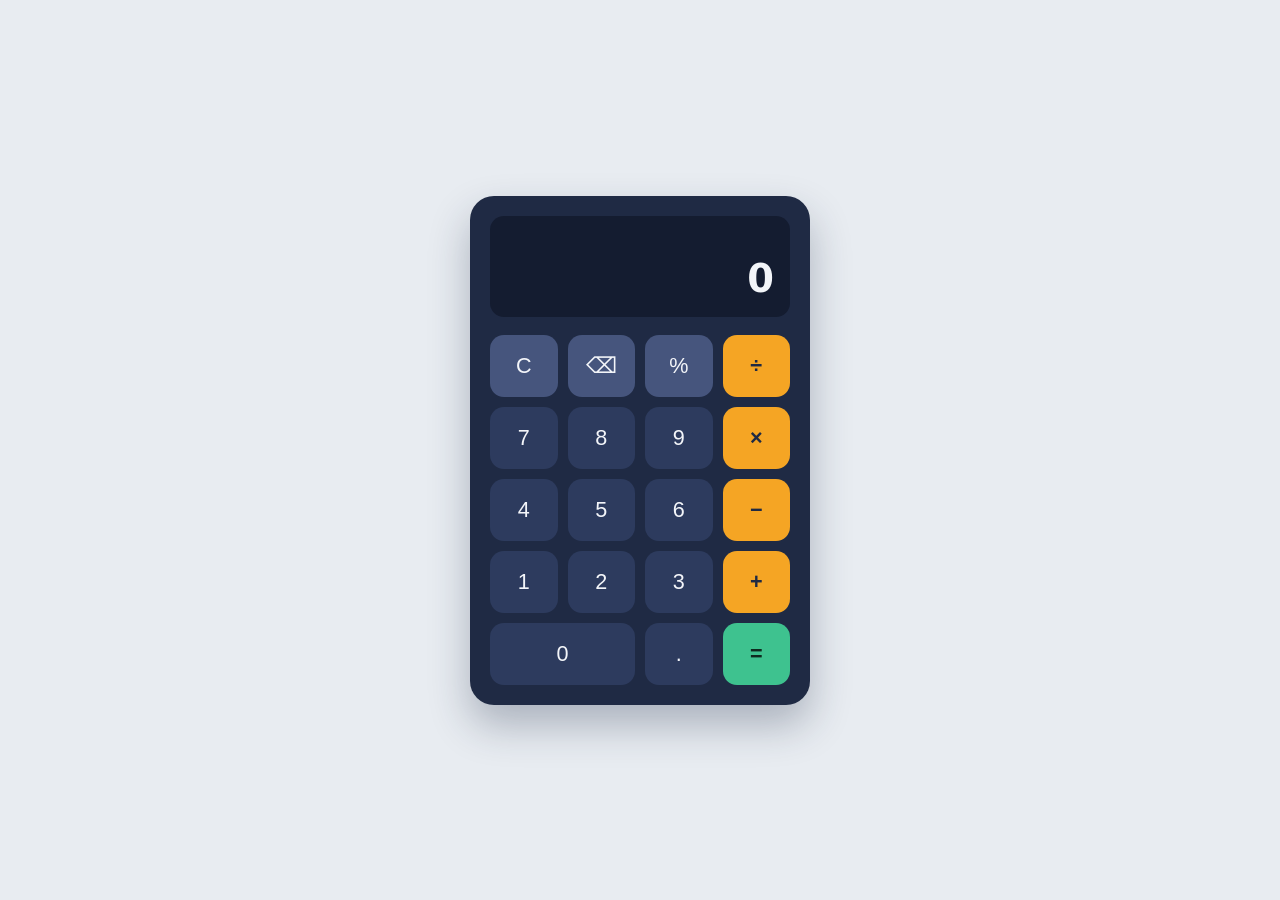
<file: calculator/index.html>
<!DOCTYPE html>
<html lang="en">
<head>
  <meta charset="UTF-8">
  <meta name="viewport" content="width=device-width, initial-scale=1.0">
  <title>Calculator</title>
  <link rel="stylesheet" href="style.css">
</head>
<body>
  <main class="calculator">
    <div class="display">
      <div class="history" id="history"></div>
      <div class="current" id="current">0</div>
    </div>

    <div class="keys">
      <button class="key fn" data-action="clear">C</button>
      <button class="key fn" data-action="delete">⌫</button>
      <button class="key fn" data-action="percent">%</button>
      <button class="key op" data-action="operator" data-value="/">÷</button>

      <button class="key" data-action="number" data-value="7">7</button>
      <button class="key" data-action="number" data-value="8">8</button>
      <button class="key" data-action="number" data-value="9">9</button>
      <button class="key op" data-action="operator" data-value="*">×</button>

      <button class="key" data-action="number" data-value="4">4</button>
      <button class="key" data-action="number" data-value="5">5</button>
      <button class="key" data-action="number" data-value="6">6</button>
      <button class="key op" data-action="operator" data-value="-">−</button>

      <button class="key" data-action="number" data-value="1">1</button>
      <button class="key" data-action="number" data-value="2">2</button>
      <button class="key" data-action="number" data-value="3">3</button>
      <button class="key op" data-action="operator" data-value="+">+</button>

      <button class="key zero" data-action="number" data-value="0">0</button>
      <button class="key" data-action="decimal">.</button>
      <button class="key equals" data-action="equals">=</button>
    </div>
  </main>
  <script src="script.js"></script>
</body>
</html>
</file>
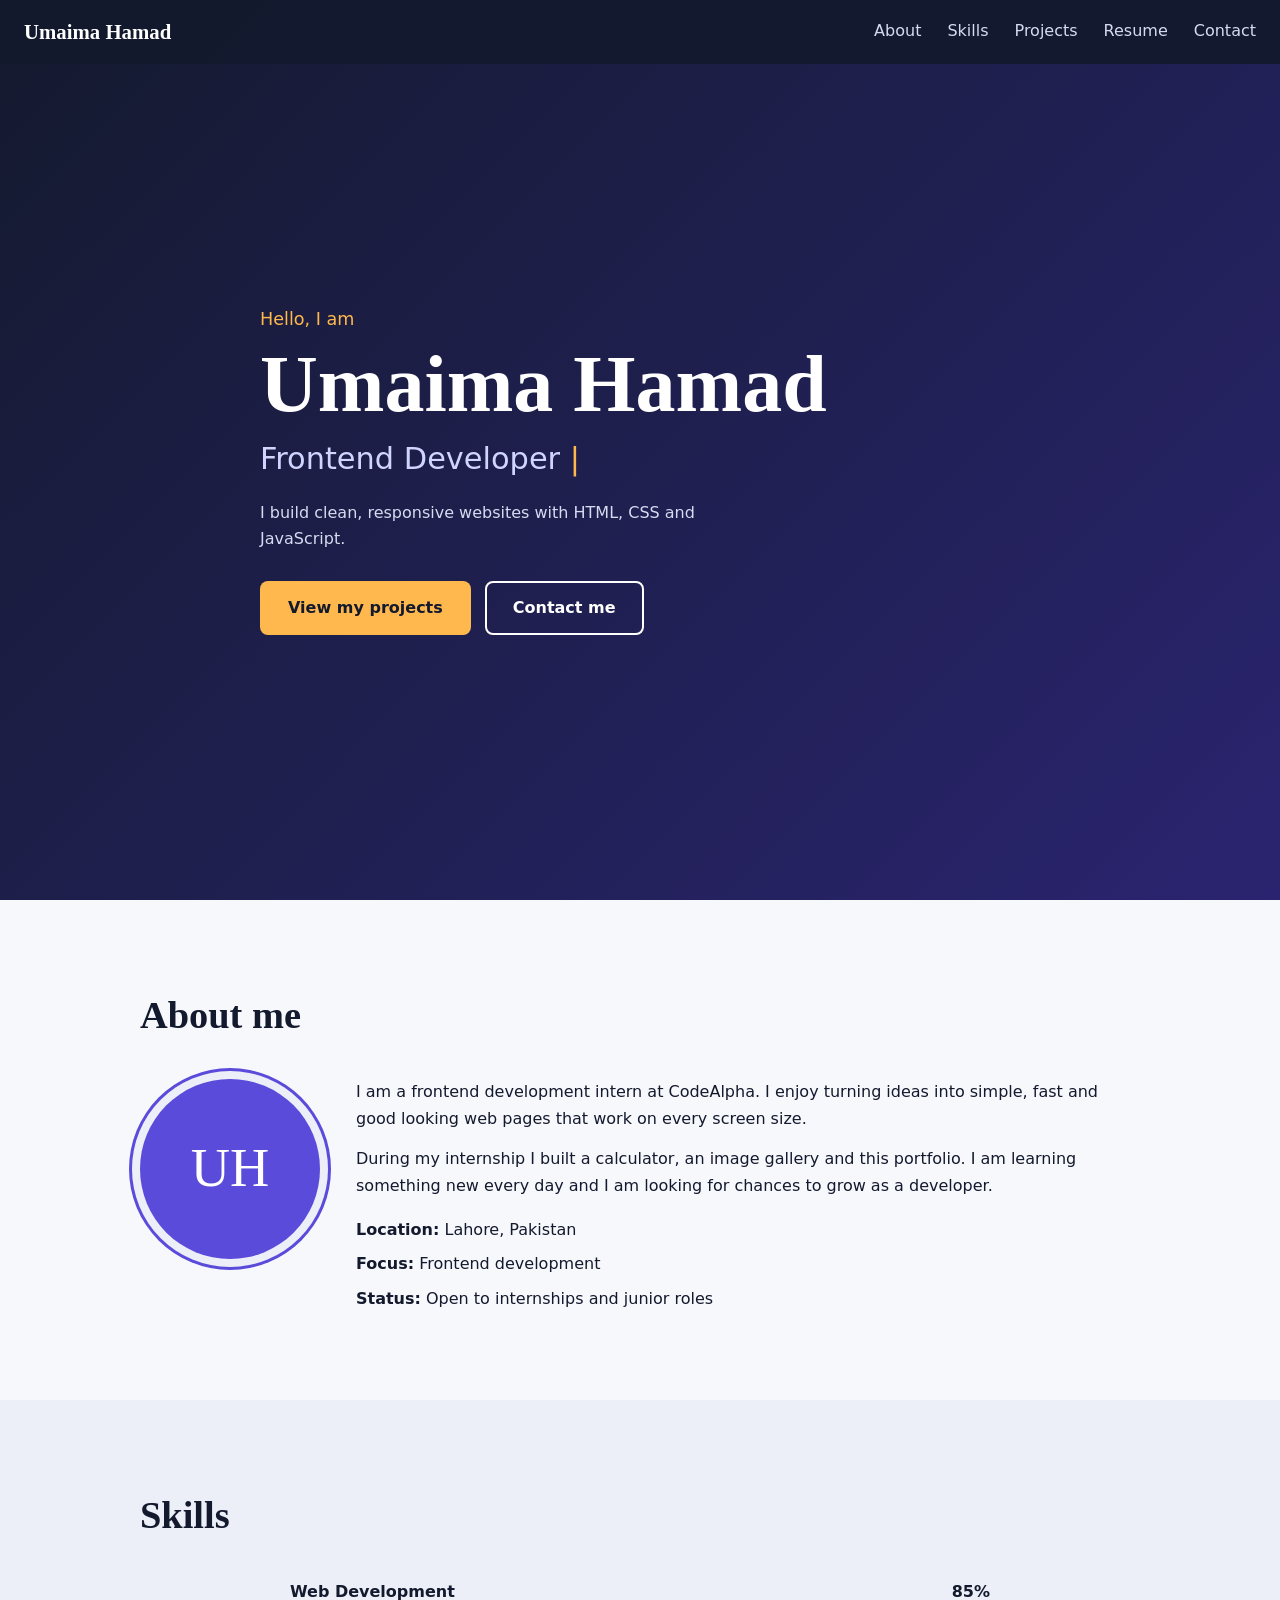
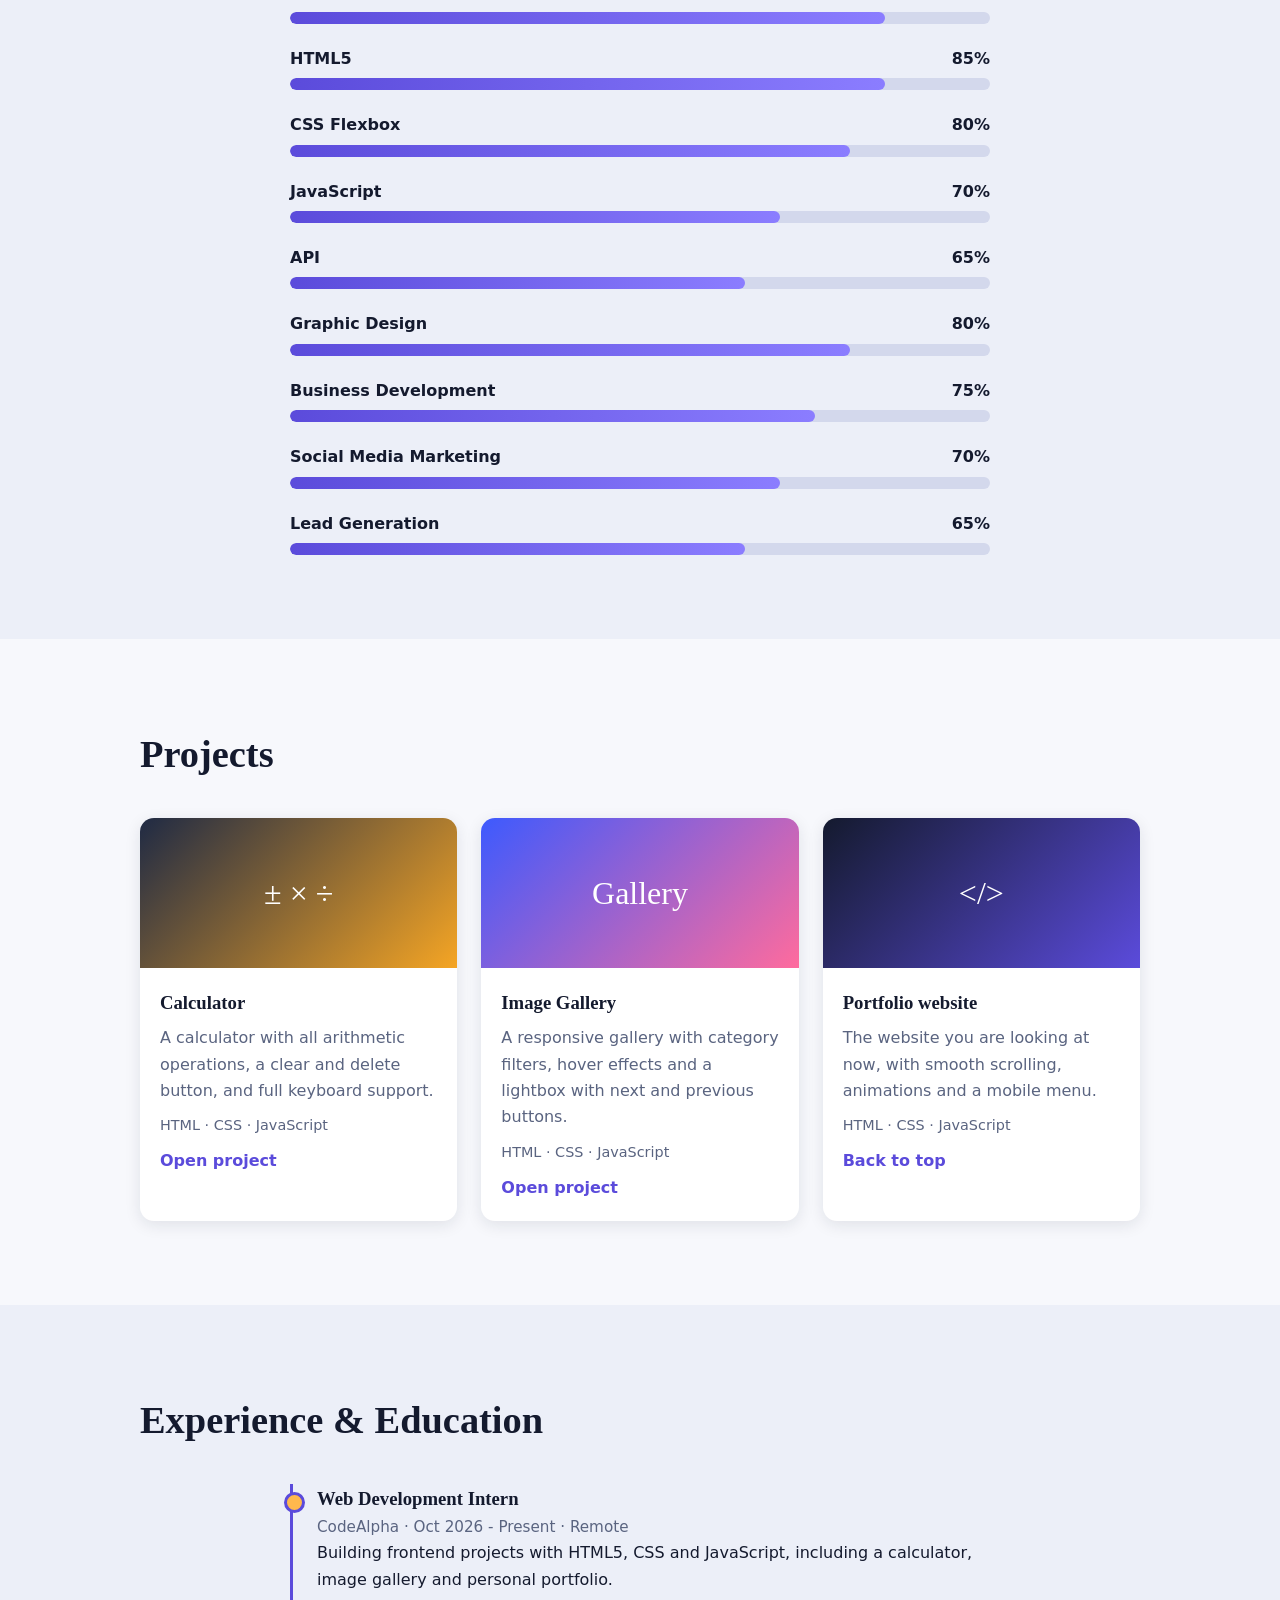
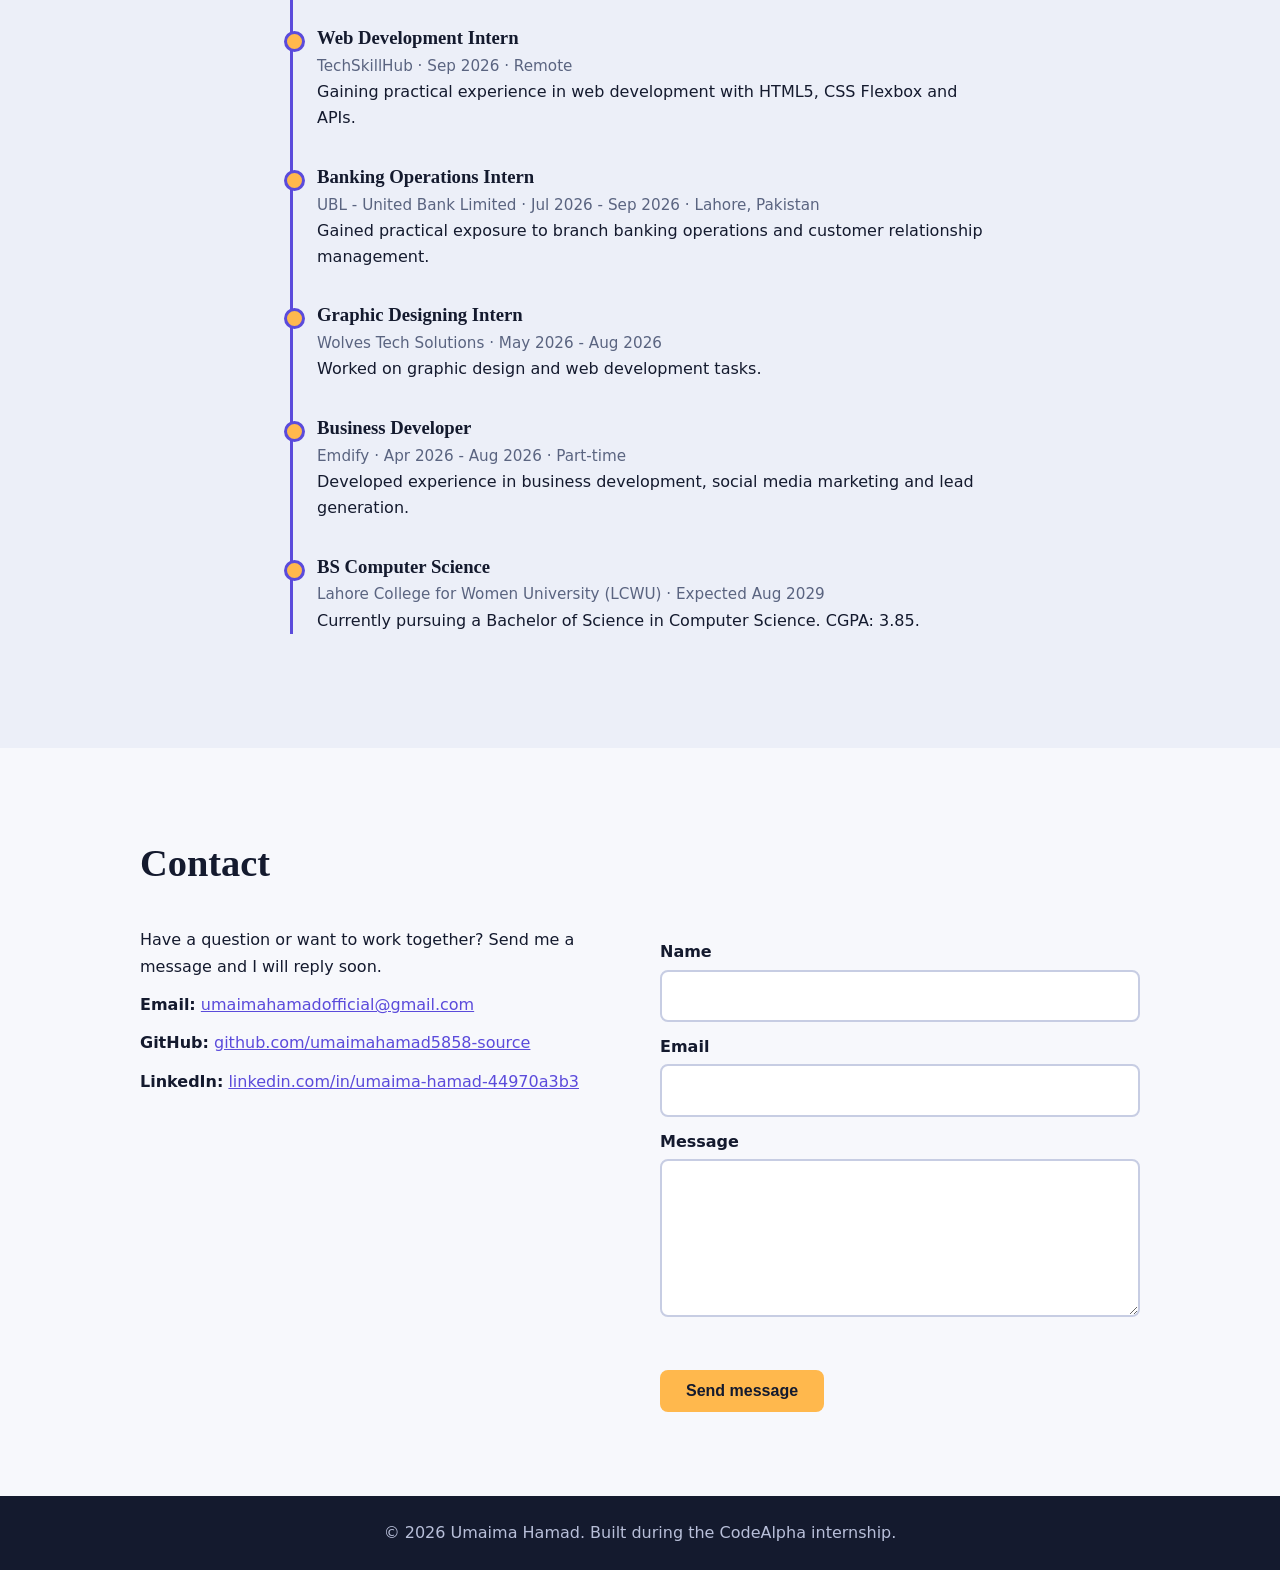
<file: portfolio/index.html>
<!DOCTYPE html>
<html lang="en">
<head>
  <meta charset="UTF-8">
  <meta name="viewport" content="width=device-width, initial-scale=1.0">
  <meta name="description" content="Portfolio of a frontend developer">
  <title>Umaima Hamad | Frontend Developer</title>
  <link rel="stylesheet" href="style.css">
</head>
<body>
  <header class="nav" id="nav">
    <a href="#home" class="logo">Umaima Hamad</a>
    <button class="menu-btn" id="menuBtn" aria-label="Open navigation menu" aria-expanded="false" aria-controls="menu">&#9776;</button>
    <nav id="menu" class="menu">
      <a href="#about">About</a>
      <a href="#skills">Skills</a>
      <a href="#projects">Projects</a>
      <a href="#resume">Resume</a>
      <a href="#contact">Contact</a>
    </nav>
  </header>

  <main>
    <section class="hero" id="home">
      <div class="hero-inner">
        <p class="hello">Hello, I am</p>
        <h1>Umaima Hamad</h1>
        <p class="role">Frontend Developer <span class="cursor">|</span></p>
        <p class="lead">I build clean, responsive websites with HTML, CSS and JavaScript.</p>
        <div class="hero-btns">
          <a href="#projects" class="btn primary">View my projects</a>
          <a href="#contact" class="btn ghost">Contact me</a>
        </div>
      </div>
    </section>

    <section class="section" id="about">
      <h2>About me</h2>
      <div class="about-grid reveal">
        <div class="avatar" aria-hidden="true">UH</div>
        <div>
          <p>I am a frontend development intern at CodeAlpha. I enjoy turning ideas into simple, fast and good looking web pages that work on every screen size.</p>
          <p>During my internship I built a calculator, an image gallery and this portfolio. I am learning something new every day and I am looking for chances to grow as a developer.</p>
          <ul class="facts">
            <li><strong>Location:</strong> Lahore, Pakistan</li>
            <li><strong>Focus:</strong> Frontend development</li>
            <li><strong>Status:</strong> Open to internships and junior roles</li>
          </ul>
        </div>
      </div>
    </section>

    <section class="section alt" id="skills">
      <h2>Skills</h2>
      <div class="skills reveal">
        <div class="skill"><div class="skill-top"><span>Web Development</span><span>85%</span></div><div class="bar"><div class="fill" data-level="85"></div></div></div>
        <div class="skill"><div class="skill-top"><span>HTML5</span><span>85%</span></div><div class="bar"><div class="fill" data-level="85"></div></div></div>
        <div class="skill"><div class="skill-top"><span>CSS Flexbox</span><span>80%</span></div><div class="bar"><div class="fill" data-level="80"></div></div></div>
        <div class="skill"><div class="skill-top"><span>JavaScript</span><span>70%</span></div><div class="bar"><div class="fill" data-level="70"></div></div></div>
        <div class="skill"><div class="skill-top"><span>API</span><span>65%</span></div><div class="bar"><div class="fill" data-level="65"></div></div></div>
        <div class="skill"><div class="skill-top"><span>Graphic Design</span><span>80%</span></div><div class="bar"><div class="fill" data-level="80"></div></div></div>
        <div class="skill"><div class="skill-top"><span>Business Development</span><span>75%</span></div><div class="bar"><div class="fill" data-level="75"></div></div></div>
        <div class="skill"><div class="skill-top"><span>Social Media Marketing</span><span>70%</span></div><div class="bar"><div class="fill" data-level="70"></div></div></div>
        <div class="skill"><div class="skill-top"><span>Lead Generation</span><span>65%</span></div><div class="bar"><div class="fill" data-level="65"></div></div></div>
      </div>
    </section>

    <section class="section" id="projects">
      <h2>Projects</h2>
      <div class="cards">
        <article class="card reveal">
          <div class="thumb t1" aria-hidden="true">&plusmn; &times; &divide;</div>
          <div class="card-body">
            <h3>Calculator</h3>
            <p>A calculator with all arithmetic operations, a clear and delete button, and full keyboard support.</p>
            <p class="tags">HTML &middot; CSS &middot; JavaScript</p>
            <a class="link" href="../calculator/index.html">Open project</a>
          </div>
        </article>
        <article class="card reveal">
          <div class="thumb t2" aria-hidden="true">Gallery</div>
          <div class="card-body">
            <h3>Image Gallery</h3>
            <p>A responsive gallery with category filters, hover effects and a lightbox with next and previous buttons.</p>
            <p class="tags">HTML &middot; CSS &middot; JavaScript</p>
            <a class="link" href="../image-gallery/index.html">Open project</a>
          </div>
        </article>
        <article class="card reveal">
          <div class="thumb t3" aria-hidden="true">&lt;/&gt;</div>
          <div class="card-body">
            <h3>Portfolio website</h3>
            <p>The website you are looking at now, with smooth scrolling, animations and a mobile menu.</p>
            <p class="tags">HTML &middot; CSS &middot; JavaScript</p>
            <a class="link" href="#home">Back to top</a>
          </div>
        </article>
      </div>
    </section>

    <section class="section alt" id="resume">
      <h2>Experience & Education</h2>
      <div class="timeline reveal">
        <div class="entry">
          <h3>Web Development Intern</h3>
          <p class="meta">CodeAlpha &middot; Oct 2026 - Present &middot; Remote</p>
          <p>Building frontend projects with HTML5, CSS and JavaScript, including a calculator, image gallery and personal portfolio.</p>
        </div>
        <div class="entry">
          <h3>Web Development Intern</h3>
          <p class="meta">TechSkillHub &middot; Sep 2026 &middot; Remote</p>
          <p>Gaining practical experience in web development with HTML5, CSS Flexbox and APIs.</p>
        </div>
        <div class="entry">
          <h3>Banking Operations Intern</h3>
          <p class="meta">UBL - United Bank Limited &middot; Jul 2026 - Sep 2026 &middot; Lahore, Pakistan</p>
          <p>Gained practical exposure to branch banking operations and customer relationship management.</p>
        </div>
        <div class="entry">
          <h3>Graphic Designing Intern</h3>
          <p class="meta">Wolves Tech Solutions &middot; May 2026 - Aug 2026</p>
          <p>Worked on graphic design and web development tasks.</p>
        </div>
        <div class="entry">
          <h3>Business Developer</h3>
          <p class="meta">Emdify &middot; Apr 2026 - Aug 2026 &middot; Part-time</p>
          <p>Developed experience in business development, social media marketing and lead generation.</p>
        </div>
        <div class="entry">
          <h3>BS Computer Science</h3>
          <p class="meta">Lahore College for Women University (LCWU) &middot; Expected Aug 2029</p>
          <p>Currently pursuing a Bachelor of Science in Computer Science. CGPA: 3.85.</p>
        </div>
      </div>
    </section>

    <section class="section" id="contact">
      <h2>Contact</h2>
      <div class="contact-grid reveal">
        <div>
          <p>Have a question or want to work together? Send me a message and I will reply soon.</p>
          <p><strong>Email:</strong> <a href="mailto:umaimahamadofficial@gmail.com">umaimahamadofficial@gmail.com</a></p>
          <p><strong>GitHub:</strong> <a href="https://github.com/umaimahamad5858-source" target="_blank" rel="noopener">github.com/umaimahamad5858-source</a></p>
          <p><strong>LinkedIn:</strong> <a href="https://www.linkedin.com/in/umaima-hamad-44970a3b3" target="_blank" rel="noopener">linkedin.com/in/umaima-hamad-44970a3b3</a></p>
        </div>
        <form id="contactForm" novalidate>
          <label for="name">Name</label>
          <input type="text" id="name" required>
          <label for="email">Email</label>
          <input type="email" id="email" required>
          <label for="message">Message</label>
          <textarea id="message" rows="5" required></textarea>
          <p class="form-msg" id="formMsg" role="alert"></p>
          <button type="submit" class="btn primary">Send message</button>
        </form>
      </div>
    </section>
  </main>

  <footer class="footer">
    <p>&copy; 2026 Umaima Hamad. Built during the CodeAlpha internship.</p>
  </footer>

  <button class="to-top" id="toTop" aria-label="Back to top">&uarr;</button>
  <script src="script.js"></script>
</body>
</html>
</file>
<file: calculator/style.css>
:root {
  --bg: #e8ecf1;
  --body: #1f2a44;
  --screen: #141c30;
  --key: #2d3b5e;
  --key-hover: #3a4b75;
  --fn: #46557d;
  --accent: #f5a524;
  --text: #f3f5f9;
  --muted: #9aa7c4;
}

* { box-sizing: border-box; margin: 0; padding: 0; }

body {
  min-height: 100vh;
  display: grid;
  place-items: center;
  background: var(--bg);
  font-family: "Segoe UI", system-ui, sans-serif;
  padding: 16px;
}

.calculator {
  width: 100%;
  max-width: 340px;
  background: var(--body);
  border-radius: 24px;
  padding: 20px;
  box-shadow: 0 20px 40px rgba(31, 42, 68, 0.3);
}

.display {
  background: var(--screen);
  border-radius: 14px;
  padding: 16px;
  margin-bottom: 18px;
  min-height: 100px;
  text-align: right;
  display: flex;
  flex-direction: column;
  justify-content: flex-end;
  overflow: hidden;
}

.history { color: var(--muted); font-size: 1rem; min-height: 24px; }
.current { color: var(--text); font-size: 2.4rem; font-weight: 600; word-break: break-all; }

.keys { display: grid; grid-template-columns: repeat(4, 1fr); gap: 10px; }

.key {
  height: 62px;
  border: none;
  border-radius: 14px;
  background: var(--key);
  color: var(--text);
  font-size: 1.35rem;
  cursor: pointer;
  transition: background 0.15s, transform 0.1s;
}
.key:hover { background: var(--key-hover); }
.key:active { transform: scale(0.94); }
.key:focus-visible { outline: 3px solid var(--accent); outline-offset: 2px; }

.key.fn { background: var(--fn); }
.key.op { background: var(--accent); color: #1f2a44; font-weight: 700; }
.key.op:hover { background: #ffb938; }
.key.op.active { outline: 3px solid var(--text); }
.key.equals { background: #3ec28f; color: #0f2a1f; font-weight: 700; }
.key.equals:hover { background: #55d3a1; }
.key.zero { grid-column: span 2; }

@media (prefers-reduced-motion: reduce) {
  .key { transition: none; }
}
</file>
<file: portfolio/style.css>
:root {
  --ink: #141a2e;
  --paper: #f7f8fc;
  --alt: #eceff8;
  --accent: #5b4bdb;
  --accent-dark: #4638b8;
  --gold: #ffb84d;
  --muted: #5a6480;
  --nav-h: 64px;
}

* { box-sizing: border-box; margin: 0; padding: 0; }
html { scroll-behavior: smooth; scroll-padding-top: var(--nav-h); }

body {
  font-family: "Segoe UI", system-ui, sans-serif;
  color: var(--ink);
  background: var(--paper);
  line-height: 1.65;
}
h1, h2, h3, .logo { font-family: Georgia, "Times New Roman", serif; }
a { color: var(--accent); }
a:focus-visible, button:focus-visible, input:focus-visible, textarea:focus-visible {
  outline: 3px solid var(--gold);
  outline-offset: 2px;
}

/* ---------- Navbar ---------- */
.nav {
  position: fixed; top: 0; left: 0; right: 0;
  height: var(--nav-h);
  z-index: 50;
  display: flex; align-items: center; justify-content: space-between;
  padding: 0 24px;
  background: rgba(20, 26, 46, 0.95);
}
.logo { color: #fff; text-decoration: none; font-size: 1.3rem; font-weight: 700; }
.menu { display: flex; gap: 26px; }
.menu a { color: #d6dbf0; text-decoration: none; padding: 4px 0; border-bottom: 2px solid transparent; transition: color 0.25s, border-color 0.25s; }
.menu a:hover, .menu a.active { color: #fff; border-color: var(--gold); }
.menu-btn { display: none; background: none; border: none; color: #fff; font-size: 1.8rem; cursor: pointer; }

/* ---------- Hero ---------- */
.hero {
  min-height: 100vh;
  display: flex; align-items: center;
  padding: calc(var(--nav-h) + 24px) 24px 48px;
  background: linear-gradient(135deg, #141a2e 0%, #2a2470 100%);
  color: #fff;
}
.hero-inner { max-width: 760px; margin: 0 auto; width: 100%; animation: rise 0.9s ease both; }
.hello { color: var(--gold); font-size: 1.1rem; }
.hero h1 { font-size: clamp(2.6rem, 9vw, 5rem); line-height: 1.1; margin: 6px 0; }
.role { font-size: clamp(1.3rem, 4vw, 1.9rem); color: #cfd5ff; }
.cursor { color: var(--gold); animation: blink 1s steps(1) infinite; }
.lead { margin: 16px 0 28px; max-width: 520px; color: #d6dbf0; }
.hero-btns { display: flex; gap: 14px; flex-wrap: wrap; }

.btn {
  display: inline-block; padding: 12px 26px; border-radius: 8px;
  font-size: 1rem; font-weight: 600; text-decoration: none; cursor: pointer;
  border: 2px solid transparent;
  transition: transform 0.2s, background 0.25s, color 0.25s;
}
.btn:hover { transform: translateY(-3px); }
.btn.primary { background: var(--gold); color: var(--ink); }
.btn.primary:hover { background: #ffc772; }
.btn.ghost { border-color: #fff; color: #fff; }
.btn.ghost:hover { background: #fff; color: var(--ink); }

/* ---------- Sections ---------- */
.section { padding: 84px 24px; max-width: none; }
.section.alt { background: var(--alt); }
.section > * { max-width: 1000px; margin-left: auto; margin-right: auto; }
.section h2 { font-size: clamp(1.8rem, 5vw, 2.4rem); margin-bottom: 32px; }

/* About */
.about-grid { display: grid; grid-template-columns: 180px 1fr; gap: 36px; align-items: start; }
.avatar {
  width: 180px; height: 180px; border-radius: 50%;
  display: grid; place-items: center;
  background: var(--accent); color: #fff;
  font-family: Georgia, serif; font-size: 3.4rem;
  box-shadow: 0 0 0 8px var(--alt), 0 0 0 11px var(--accent);
}
.about-grid p { margin-bottom: 14px; }
.facts { list-style: none; margin-top: 6px; }
.facts li { padding: 4px 0; }

/* Skills */
.skills { display: grid; gap: 22px; max-width: 700px; }
.skill-top { display: flex; justify-content: space-between; font-weight: 600; margin-bottom: 6px; }
.bar { height: 12px; background: #d3d8ec; border-radius: 99px; overflow: hidden; }
.fill { height: 100%; width: 0; background: linear-gradient(90deg, var(--accent), #8b7dff); border-radius: 99px; transition: width 1.2s ease; }

/* Projects */
.cards { display: grid; grid-template-columns: repeat(auto-fit, minmax(270px, 1fr)); gap: 24px; }
.card {
  background: #fff; border-radius: 14px; overflow: hidden;
  box-shadow: 0 4px 16px rgba(20, 26, 46, 0.1);
  transition: transform 0.3s, box-shadow 0.3s;
}
.card:hover { transform: translateY(-8px); box-shadow: 0 16px 30px rgba(20, 26, 46, 0.18); }
.thumb { height: 150px; display: grid; place-items: center; color: #fff; font-family: Georgia, serif; font-size: 2rem; transition: transform 0.4s; }
.card:hover .thumb { transform: scale(1.04); }
.t1 { background: linear-gradient(135deg, #1f2a44, #f5a524); }
.t2 { background: linear-gradient(135deg, #3d5afe, #ff6b9d); }
.t3 { background: linear-gradient(135deg, #141a2e, #5b4bdb); }
.card { overflow: hidden; }
.card-body { padding: 20px; }
.card-body h3 { margin-bottom: 6px; }
.card-body p { color: var(--muted); margin-bottom: 10px; }
.tags { font-size: 0.9rem; }
.link { font-weight: 600; text-decoration: none; }
.link:hover { text-decoration: underline; }

/* Resume */
.timeline { border-left: 3px solid var(--accent); padding-left: 24px; max-width: 700px; }
.entry { position: relative; margin-bottom: 30px; }
.entry::before {
  content: ""; position: absolute; left: -33px; top: 8px;
  width: 15px; height: 15px; border-radius: 50%;
  background: var(--gold); border: 3px solid var(--accent);
}
.meta { color: var(--muted); font-size: 0.95rem; }

/* Contact */
.contact-grid { display: grid; grid-template-columns: 1fr 1fr; gap: 40px; }
.contact-grid p { margin-bottom: 12px; }
form label { display: block; font-weight: 600; margin: 12px 0 4px; }
form input, form textarea {
  width: 100%; padding: 11px 12px; font: inherit;
  border: 2px solid #c7cde3; border-radius: 8px; background: #fff;
  transition: border-color 0.2s;
}
form input:focus, form textarea:focus { border-color: var(--accent); }
.form-msg { min-height: 24px; margin: 10px 0 !important; font-weight: 600; }
.form-msg.error { color: #c62828; }
.form-msg.ok { color: #1b7f4b; }
form .btn { background: var(--accent); color: #fff; border: none; }
form .btn:hover { background: var(--accent-dark); }

/* Footer, back-to-top */
.footer { background: var(--ink); color: #b8bfd9; text-align: center; padding: 24px; }
.to-top {
  position: fixed; right: 20px; bottom: 20px; width: 46px; height: 46px;
  border-radius: 50%; border: none; background: var(--accent); color: #fff;
  font-size: 1.3rem; cursor: pointer; opacity: 0; visibility: hidden;
  transition: opacity 0.3s, visibility 0.3s, transform 0.2s;
}
.to-top.show { opacity: 1; visibility: visible; }
.to-top:hover { transform: translateY(-3px); }

/* Scroll reveal */
.reveal { opacity: 0; transform: translateY(28px); transition: opacity 0.7s ease, transform 0.7s ease; }
.reveal.visible { opacity: 1; transform: none; }

@keyframes rise { from { opacity: 0; transform: translateY(30px); } to { opacity: 1; transform: none; } }
@keyframes blink { 50% { opacity: 0; } }

/* ---------- Mobile ---------- */
@media (max-width: 760px) {
  .menu-btn { display: block; }
  .menu {
    position: absolute; top: var(--nav-h); left: 0; right: 0;
    flex-direction: column; gap: 0;
    background: #141a2e; padding: 8px 24px 16px;
    display: none;
  }
  .menu.open { display: flex; }
  .menu a { padding: 12px 0; }
  .about-grid, .contact-grid { grid-template-columns: 1fr; }
  .avatar { width: 140px; height: 140px; font-size: 2.6rem; }
  .section { padding: 64px 18px; }
}

@media (prefers-reduced-motion: reduce) {
  html { scroll-behavior: auto; }
  * { animation: none !important; transition: none !important; }
  .reveal { opacity: 1; transform: none; }
}
</file>
